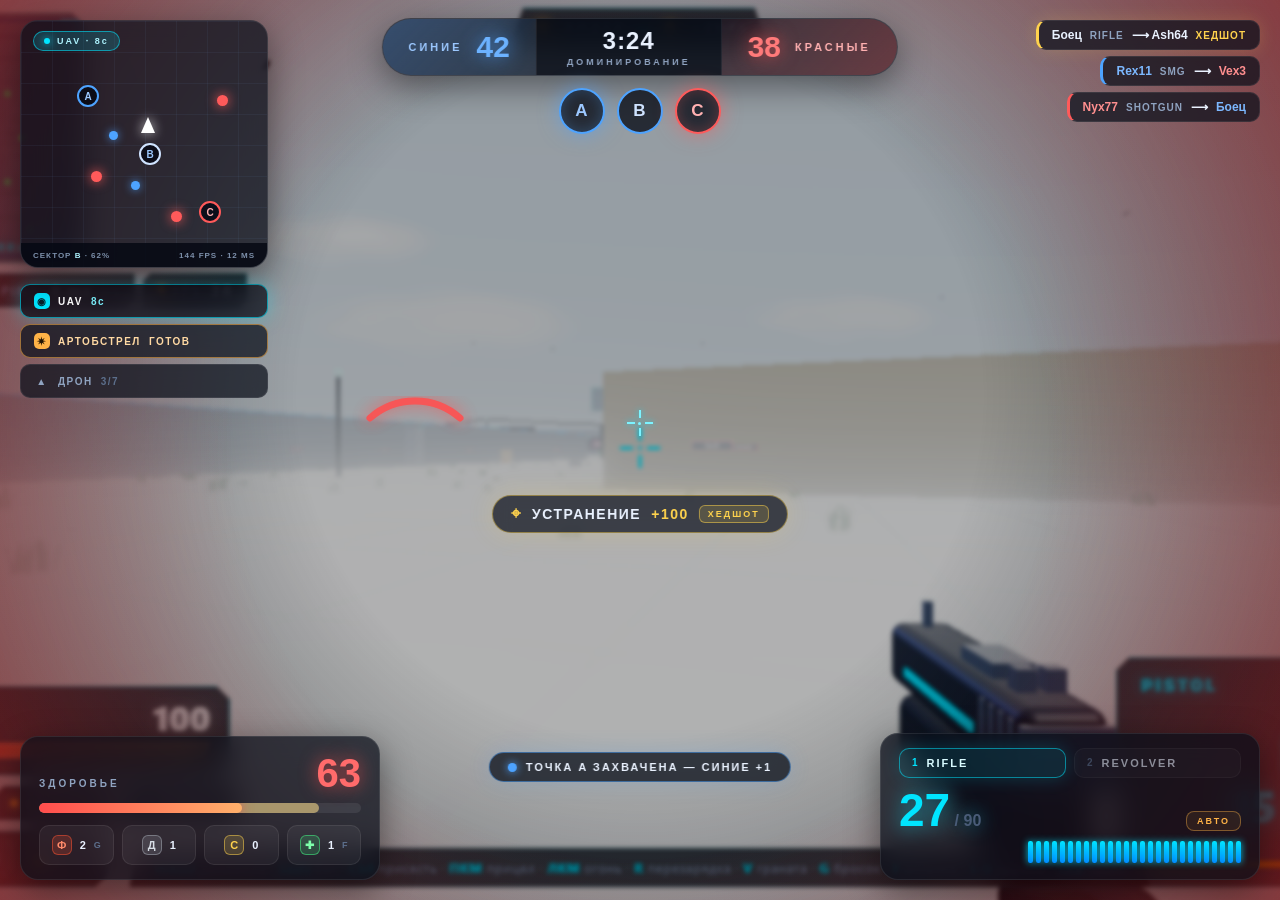
<file: concept/v2-hud.html>
<!DOCTYPE html>
<html lang="ru">
<head>
<meta charset="UTF-8">
<title>NEON STICKMAN SHOT v2.0 — HUD Concept</title>
<style>
    * { margin: 0; padding: 0; box-sizing: border-box; }
    html, body { width: 1600px; height: 900px; overflow: hidden;
        font-family: 'Segoe UI', Roboto, Arial, sans-serif; color: #eaf2ff; }

    .bg { position: fixed; inset: 0;
        background: url('../screenshots/hud.png') center / cover;
        filter: blur(2px) brightness(.72) saturate(1.15); transform: scale(1.03); }
    .tint { position: fixed; inset: 0;
        background: radial-gradient(circle at 50% 44%, transparent 42%, rgba(2,6,14,.6) 100%); }

    .glass { background: rgba(10,15,26,.72);
        backdrop-filter: blur(14px); -webkit-backdrop-filter: blur(14px);
        border: 1px solid rgba(255,255,255,.09);
        box-shadow: 0 10px 34px rgba(0,0,0,.45); }

    /* ===== верх-центр: матч-бар ===== */
    .matchbar { position: fixed; top: 18px; left: 50%; transform: translateX(-50%);
        display: flex; align-items: stretch; height: 58px;
        border-radius: 999px; overflow: hidden; }
    .team { display: flex; align-items: center; gap: 14px; padding: 0 26px; }
    .team.blue { background: linear-gradient(135deg, rgba(77,163,255,.28), rgba(77,163,255,.06)); }
    .team.red  { background: linear-gradient(135deg, rgba(255,90,90,.06), rgba(255,90,90,.28)); }
    .tname { font-size: 11px; letter-spacing: 3px; font-weight: 800; }
    .team.blue .tname { color: #9cc8ff; }
    .team.red .tname  { color: #ffb1b1; }
    .score { font-size: 30px; font-weight: 900; font-variant-numeric: tabular-nums; }
    .team.blue .score { color: #6cb2ff; text-shadow: 0 0 18px rgba(77,163,255,.8); }
    .team.red .score  { color: #ff7a7a; text-shadow: 0 0 18px rgba(255,90,90,.8); }
    .mid { display: flex; flex-direction: column; align-items: center; justify-content: center;
        padding: 0 30px; background: rgba(6,10,20,.6); border-left: 1px solid rgba(255,255,255,.07);
        border-right: 1px solid rgba(255,255,255,.07); }
    .timer { font-size: 24px; font-weight: 900; letter-spacing: 1px; font-variant-numeric: tabular-nums; }
    .mode { font-size: 9px; letter-spacing: 3px; color: #8fa3c0; font-weight: 800; margin-top: 2px; }

    /* ===== точки A/B/C ===== */
    .objectives { position: fixed; top: 88px; left: 50%; transform: translateX(-50%);
        display: flex; gap: 12px; }
    .obj { width: 46px; height: 46px; border-radius: 50%;
        display: flex; align-items: center; justify-content: center;
        font-size: 17px; font-weight: 900; position: relative;
        background: rgba(8,12,22,.78); border: 2px solid rgba(255,255,255,.15);
        backdrop-filter: blur(10px); }
    .obj.blue { border-color: #4da3ff; color: #9cc8ff;
        box-shadow: 0 0 20px rgba(77,163,255,.55), inset 0 0 14px rgba(77,163,255,.25); }
    .obj.red { border-color: #ff5a5a; color: #ffb1b1;
        box-shadow: 0 0 20px rgba(255,90,90,.55), inset 0 0 14px rgba(255,90,90,.25); }
    .obj.contested { border-color: #4da3ff; color: #cfe3ff;
        animation: pulseObj 0.9s ease-in-out infinite; }
    @keyframes pulseObj {
        0%, 100% { border-color: #4da3ff; box-shadow: 0 0 18px rgba(77,163,255,.55); }
        50%      { border-color: #ff5a5a; box-shadow: 0 0 18px rgba(255,90,90,.55); }
    }

    /* ===== киллстрики (под миникартой) ===== */
    .streaks { position: fixed; top: 284px; left: 20px; width: 248px;
        display: flex; flex-direction: column; gap: 6px; }
    .ks { display: flex; align-items: center; gap: 8px; height: 34px; padding: 0 13px;
        border-radius: 10px; font-size: 10px; font-weight: 900; letter-spacing: 1.5px;
        background: rgba(10,15,26,.72); border: 1px solid rgba(255,255,255,.08);
        backdrop-filter: blur(12px); color: #8fa3c0; }
    .ks .ico { width: 16px; height: 16px; border-radius: 5px; display: flex;
        align-items: center; justify-content: center; font-size: 10px; }
    .ks.active { border-color: rgba(0,229,255,.6); color: #fff;
        box-shadow: 0 0 20px rgba(0,229,255,.35); }
    .ks.active .ico { background: #00e5ff; color: #06202a; }
    .ks.active .cd { color: #7df3ff; font-variant-numeric: tabular-nums; }
    .ks.ready { border-color: rgba(255,179,71,.55); color: #ffd9a3; }
    .ks.ready .ico { background: #ffb347; color: #241503; }
    .ks .prog { color: #5c6f8c; font-variant-numeric: tabular-nums; }

    /* ===== миникарта ===== */
    .minimap { position: fixed; top: 20px; left: 20px; width: 248px; height: 248px;
        border-radius: 18px; overflow: hidden; }
    .mm-grid { position: absolute; inset: 0; opacity: .5;
        background-image: linear-gradient(rgba(120,160,220,.14) 1px, transparent 1px),
                          linear-gradient(90deg, rgba(120,160,220,.14) 1px, transparent 1px);
        background-size: 31px 31px; }
    .mm-tag { position: absolute; top: 10px; left: 12px; display: flex; align-items: center; gap: 7px;
        padding: 4px 10px; border-radius: 999px; font-size: 9px; font-weight: 900; letter-spacing: 2px;
        background: rgba(0,229,255,.16); border: 1px solid rgba(0,229,255,.55); color: #aef4ff; }
    .mm-tag .dot { width: 6px; height: 6px; border-radius: 50%; background: #00e5ff;
        box-shadow: 0 0 8px #00e5ff; animation: blink 1s infinite; }
    @keyframes blink { 50% { opacity: .35; } }
    .mm-obj { position: absolute; width: 22px; height: 22px; border-radius: 50%;
        display: flex; align-items: center; justify-content: center;
        font-size: 10px; font-weight: 900; background: rgba(6,10,20,.85); }
    .mm-obj.blue { border: 2px solid #4da3ff; color: #9cc8ff; }
    .mm-obj.red  { border: 2px solid #ff5a5a; color: #ffb1b1; }
    .mm-enemy { position: absolute; width: 11px; height: 11px; border-radius: 50%;
        background: #ff5a5a; box-shadow: 0 0 12px #ff5a5a; animation: blink 1.2s infinite; }
    .mm-ally { position: absolute; width: 9px; height: 9px; border-radius: 50%;
        background: #4da3ff; box-shadow: 0 0 8px rgba(77,163,255,.8); }
    .mm-me { position: absolute; width: 0; height: 0;
        border-left: 7px solid transparent; border-right: 7px solid transparent;
        border-bottom: 16px solid #ffffff; filter: drop-shadow(0 0 6px rgba(255,255,255,.8)); }
    .mm-foot { position: absolute; left: 0; right: 0; bottom: 0; height: 24px;
        display: flex; align-items: center; justify-content: space-between; padding: 0 12px;
        background: rgba(5,9,18,.85); font-size: 8px; font-weight: 800; letter-spacing: 1px;
        color: #7d90ab; white-space: nowrap; }
    .mm-foot b { color: #aef4ff; }

    /* ===== киллфид ===== */
    .killfeed { position: fixed; top: 20px; right: 20px; display: flex;
        flex-direction: column; gap: 6px; align-items: flex-end; }
    .kf { display: flex; align-items: center; gap: 8px; padding: 7px 13px;
        border-radius: 10px; font-size: 12px; font-weight: 600;
        background: rgba(10,15,26,.72); backdrop-filter: blur(12px);
        border: 1px solid rgba(255,255,255,.08); border-left: 3px solid #4da3ff; }
    .kf.red { border-left-color: #ff5a5a; }
    .kf.gold { border-left-color: #ffd34d; box-shadow: 0 0 18px rgba(255,211,77,.18); }
    .kf .w { color: #8fa3c0; font-size: 10px; letter-spacing: 1px; }
    .kf .hs { color: #ffd34d; font-size: 10px; font-weight: 900; letter-spacing: 1px; }
    .b-blue { color: #7cb8ff; } .b-red { color: #ff8f8f; }

    /* ===== низ-лево: здоровье и снаряжение ===== */
    .vitals { position: fixed; left: 20px; bottom: 20px; width: 360px;
        border-radius: 18px; padding: 16px 18px 14px; }
    .hp-row { display: flex; align-items: baseline; justify-content: space-between; }
    .hp-label { font-size: 10px; letter-spacing: 3px; font-weight: 900; color: #8fa3c0; }
    .hp-num { font-size: 40px; font-weight: 900; line-height: 1; color: #fff;
        text-shadow: 0 0 18px rgba(255,255,255,.3); }
    .hp-num.low { color: #ff6b6b; text-shadow: 0 0 18px rgba(255,80,80,.7); }
    .hp-bar { margin-top: 10px; height: 10px; border-radius: 6px; overflow: hidden;
        background: rgba(255,255,255,.08); position: relative; }
    .hp-lag { position: absolute; inset: 0; width: 87%; border-radius: 6px;
        background: rgba(255,224,138,.55); }
    .hp-fill { position: absolute; inset: 0; width: 63%; border-radius: 6px;
        background: linear-gradient(90deg, #ff4d4d, #ffb06b);
        box-shadow: 0 0 12px rgba(255,77,77,.8); }
    .gear-row { display: flex; gap: 8px; margin-top: 12px; }
    .gear { flex: 1; display: flex; align-items: center; justify-content: center; gap: 8px;
        height: 40px; border-radius: 10px; font-size: 11px; font-weight: 900;
        background: rgba(255,255,255,.05); border: 1px solid rgba(255,255,255,.08); }
    .gear .ico { width: 20px; height: 20px; border-radius: 6px; display: flex;
        align-items: center; justify-content: center; font-size: 11px; }
    .gear.frag .ico  { background: rgba(255,85,51,.2); color: #ff8a6a; border: 1px solid rgba(255,85,51,.5); }
    .gear.smoke .ico { background: rgba(191,200,210,.16); color: #d8dee6; border: 1px solid rgba(191,200,210,.4); }
    .gear.flash .ico { background: rgba(255,211,77,.16); color: #ffd34d; border: 1px solid rgba(255,211,77,.5); }
    .gear.med .ico   { background: rgba(68,255,136,.16); color: #7dffab; border: 1px solid rgba(68,255,136,.5); }
    .gear .key { color: #5c6f8c; font-size: 9px; }

    /* ===== низ-право: оружие ===== */
    .weapon { position: fixed; right: 20px; bottom: 20px; width: 380px;
        border-radius: 18px; padding: 14px 18px 16px; }
    .slots { display: flex; gap: 8px; margin-bottom: 12px; }
    .slot { flex: 1; display: flex; align-items: center; gap: 9px; padding: 8px 12px;
        border-radius: 10px; background: rgba(255,255,255,.04);
        border: 1px solid rgba(255,255,255,.07); opacity: .55; }
    .slot.on { opacity: 1; background: rgba(0,229,255,.1);
        border-color: rgba(0,229,255,.5); box-shadow: 0 0 18px rgba(0,229,255,.18); }
    .slot .num { font-size: 10px; font-weight: 900; color: #5c6f8c; }
    .slot.on .num { color: #00e5ff; }
    .slot .nm { font-size: 11px; font-weight: 900; letter-spacing: 2px; }
    .slot.on .nm { color: #d9fbff; }
    .ammo-row { display: flex; align-items: flex-end; justify-content: space-between; }
    .ammo { font-size: 46px; font-weight: 900; line-height: .9;
        color: #00e5ff; text-shadow: 0 0 20px rgba(0,229,255,.6);
        font-variant-numeric: tabular-nums; }
    .ammo small { font-size: 16px; color: #4a5c78; }
    .mode-tag { padding: 4px 10px; border-radius: 8px; font-size: 9px; font-weight: 900;
        letter-spacing: 2px; color: #ffb347; border: 1px solid rgba(255,179,71,.4);
        background: rgba(255,179,71,.08); }
    .pips { display: flex; gap: 3px; justify-content: flex-end; margin-top: 10px; }
    .pip { width: 5px; height: 22px; border-radius: 2px; background: rgba(255,255,255,.1); }
    .pip.on { background: linear-gradient(180deg, #00e5ff, #0088ff);
        box-shadow: 0 0 7px rgba(0,229,255,.9); }

    /* ===== центр: прицел и подтверждение ===== */
    .crosshair { position: fixed; left: 50%; top: 47%; transform: translate(-50%,-50%);
        width: 26px; height: 26px; }
    .crosshair i { position: absolute; background: #7df3ff; box-shadow: 0 0 6px rgba(0,229,255,.9); }
    .crosshair .v1 { left: 50%; top: 0; width: 2px; height: 8px; margin-left: -1px; }
    .crosshair .v2 { left: 50%; bottom: 0; width: 2px; height: 8px; margin-left: -1px; }
    .crosshair .h1 { top: 50%; left: 0; height: 2px; width: 8px; margin-top: -1px; }
    .crosshair .h2 { top: 50%; right: 0; height: 2px; width: 8px; margin-top: -1px; }
    .crosshair .dot { left: 50%; top: 50%; width: 3px; height: 3px; margin: -1.5px 0 0 -1.5px;
        border-radius: 50%; }

    .confirm { position: fixed; left: 50%; top: 55%; transform: translateX(-50%);
        display: flex; align-items: center; gap: 10px; padding: 8px 18px;
        border-radius: 999px; background: rgba(10,15,26,.7);
        border: 1px solid rgba(255,211,77,.45); box-shadow: 0 0 26px rgba(255,211,77,.2);
        backdrop-filter: blur(10px); font-size: 14px; font-weight: 900; letter-spacing: 1.5px; }
    .confirm .sk { color: #ffd34d; font-size: 17px; }
    .confirm .pts { color: #ffd34d; }
    .confirm .hs-tag { padding: 3px 8px; border-radius: 6px; font-size: 9px; letter-spacing: 2px;
        background: rgba(255,211,77,.15); border: 1px solid rgba(255,211,77,.5); color: #ffd34d; }

    /* ===== индикатор урона ===== */
    .dmg-arc { position: fixed; left: 340px; top: 44%; width: 150px; height: 150px; opacity: .95; }

    /* ===== событие точки ===== */
    .event { position: fixed; left: 50%; bottom: 118px; transform: translateX(-50%);
        display: flex; align-items: center; gap: 9px; padding: 8px 18px; border-radius: 999px;
        background: rgba(10,15,26,.75); backdrop-filter: blur(12px);
        border: 1px solid rgba(77,163,255,.5); box-shadow: 0 0 22px rgba(77,163,255,.2);
        font-size: 11px; font-weight: 900; letter-spacing: 2px; }
    .event .bdot { width: 9px; height: 9px; border-radius: 50%; background: #4da3ff;
        box-shadow: 0 0 9px #4da3ff; }

    .lowhp { position: fixed; inset: 0; pointer-events: none;
        background: radial-gradient(circle at center, transparent 52%, rgba(255,30,30,.34) 100%); }
</style>
</head>
<body>
<div class="bg"></div>
<div class="tint"></div>
<div class="lowhp"></div>

<!-- матч-бар -->
<div class="matchbar glass">
    <div class="team blue"><span class="tname">СИНИЕ</span><span class="score">42</span></div>
    <div class="mid"><div class="timer">3:24</div><div class="mode">ДОМИНИРОВАНИЕ</div></div>
    <div class="team red"><span class="score">38</span><span class="tname">КРАСНЫЕ</span></div>
</div>

<!-- точки -->
<div class="objectives">
    <div class="obj blue">A</div>
    <div class="obj contested">B</div>
    <div class="obj red">C</div>
</div>

<!-- киллстрики -->
<div class="streaks">
    <div class="ks active"><span class="ico">◉</span>UAV <span class="cd">8с</span></div>
    <div class="ks ready"><span class="ico">✷</span>АРТОБСТРЕЛ <span class="cd">ГОТОВ</span></div>
    <div class="ks"><span class="ico">▲</span>ДРОН <span class="prog">3/7</span></div>
</div>

<!-- миникарта -->
<div class="minimap glass">
    <div class="mm-grid"></div>
    <div class="mm-tag"><span class="dot"></span>UAV · 8с</div>
    <div class="mm-obj blue" style="left:56px; top:64px;">A</div>
    <div class="mm-obj red" style="left:178px; top:180px;">C</div>
    <div class="mm-obj blue" style="left:118px; top:122px; border-color:#cfe3ff;">B</div>
    <div class="mm-enemy" style="left:70px; top:150px;"></div>
    <div class="mm-enemy" style="left:196px; top:74px;"></div>
    <div class="mm-enemy" style="left:150px; top:190px;"></div>
    <div class="mm-ally" style="left:110px; top:160px;"></div>
    <div class="mm-ally" style="left:88px; top:110px;"></div>
    <div class="mm-me" style="left:120px; top:96px;"></div>
    <div class="mm-foot"><span>СЕКТОР <b>B</b> · 62%</span><span>144 FPS · 12 MS</span></div>
</div>

<!-- киллфид -->
<div class="killfeed">
    <div class="kf gold">Боец <span class="w">RIFLE</span> ⟶ Ash64 <span class="hs">ХЕДШОТ</span></div>
    <div class="kf"><span class="b-blue">Rex11</span> <span class="w">SMG</span> ⟶ <span class="b-red">Vex3</span></div>
    <div class="kf red"><span class="b-red">Nyx77</span> <span class="w">SHOTGUN</span> ⟶ <span class="b-blue">Боец</span></div>
</div>

<!-- здоровье и снаряжение -->
<div class="vitals glass">
    <div class="hp-row">
        <span class="hp-label">ЗДОРОВЬЕ</span>
        <span class="hp-num low">63</span>
    </div>
    <div class="hp-bar">
        <div class="hp-lag"></div>
        <div class="hp-fill"></div>
    </div>
    <div class="gear-row">
        <div class="gear frag"><span class="ico">Ф</span>2 <span class="key">G</span></div>
        <div class="gear smoke"><span class="ico">Д</span>1</div>
        <div class="gear flash"><span class="ico">С</span>0</div>
        <div class="gear med"><span class="ico">✚</span>1 <span class="key">F</span></div>
    </div>
</div>

<!-- оружие -->
<div class="weapon glass">
    <div class="slots">
        <div class="slot on"><span class="num">1</span><span class="nm">RIFLE</span></div>
        <div class="slot"><span class="num">2</span><span class="nm">REVOLVER</span></div>
    </div>
    <div class="ammo-row">
        <div class="ammo">27<small> / 90</small></div>
        <div class="mode-tag">АВТО</div>
    </div>
    <div class="pips">
        <i class="pip on"></i><i class="pip on"></i><i class="pip on"></i><i class="pip on"></i>
        <i class="pip on"></i><i class="pip on"></i><i class="pip on"></i><i class="pip on"></i>
        <i class="pip on"></i><i class="pip on"></i><i class="pip on"></i><i class="pip on"></i>
        <i class="pip on"></i><i class="pip on"></i><i class="pip on"></i><i class="pip on"></i>
        <i class="pip on"></i><i class="pip on"></i><i class="pip on"></i><i class="pip on"></i>
        <i class="pip on"></i><i class="pip on"></i><i class="pip on"></i><i class="pip on"></i>
        <i class="pip on"></i><i class="pip on"></i><i class="pip on"></i>
    </div>
</div>

<!-- прицел и подтверждение -->
<div class="crosshair">
    <i class="v1"></i><i class="v2"></i><i class="h1"></i><i class="h2"></i><i class="dot"></i>
</div>
<div class="confirm"><span class="sk">⌖</span>УСТРАНЕНИЕ <span class="pts">+100</span><span class="hs-tag">ХЕДШОТ</span></div>

<!-- индикатор урона -->
<svg class="dmg-arc" viewBox="0 0 150 150">
    <path d="M 30 22 A 68 68 0 0 1 120 22" fill="none"
          stroke="rgba(255,80,80,.95)" stroke-width="7" stroke-linecap="round"
          style="filter: drop-shadow(0 0 8px rgba(255,80,80,.9));"/>
</svg>

<!-- событие -->
<div class="event"><span class="bdot"></span>ТОЧКА A ЗАХВАЧЕНА — СИНИЕ +1</div>
</body>
</html>
</file>
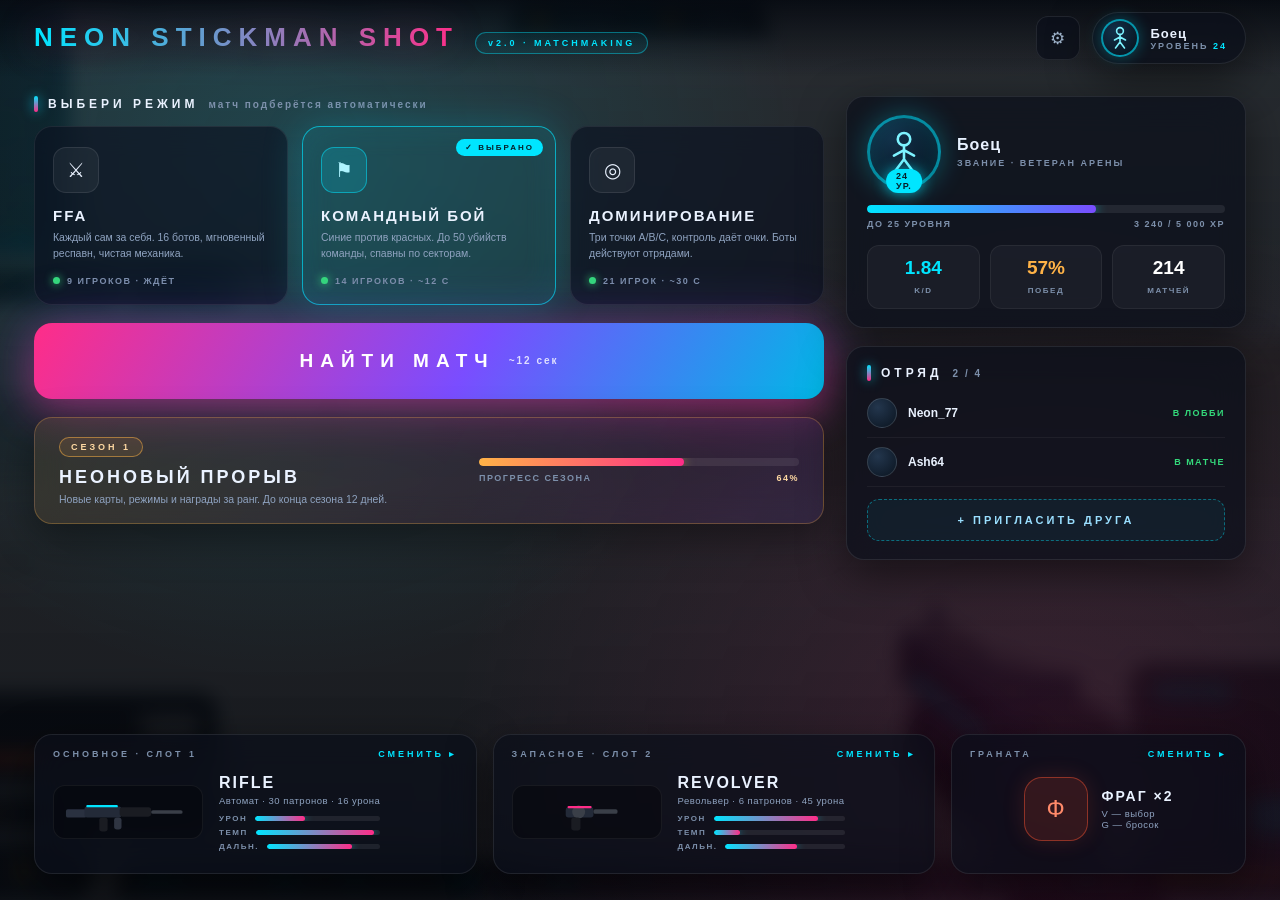
<file: concept/v2-menu.html>
<!DOCTYPE html>
<html lang="ru">
<head>
<meta charset="UTF-8">
<title>NEON STICKMAN SHOT v2.0 — Menu Concept</title>
<style>
    * { margin: 0; padding: 0; box-sizing: border-box; }
    html, body { width: 1600px; height: 900px; overflow: hidden;
        font-family: 'Segoe UI', Roboto, Arial, sans-serif; color: #eaf2ff; }

    .bg { position: fixed; inset: 0;
        background: url('../screenshots/hud.png') center / cover;
        filter: blur(9px) brightness(.42) saturate(1.25); transform: scale(1.06); }
    .tint { position: fixed; inset: 0;
        background:
            radial-gradient(circle at 22% 18%, rgba(0,229,255,.14), transparent 42%),
            radial-gradient(circle at 82% 88%, rgba(255,45,136,.13), transparent 46%),
            linear-gradient(180deg, rgba(3,6,12,.55), rgba(3,6,12,.82)); }

    .glass { background: rgba(10,15,26,.7);
        backdrop-filter: blur(16px); -webkit-backdrop-filter: blur(16px);
        border: 1px solid rgba(255,255,255,.09);
        box-shadow: 0 14px 44px rgba(0,0,0,.5); }

    /* ===== шапка ===== */
    .topbar { position: fixed; top: 0; left: 0; right: 0; height: 76px;
        display: flex; align-items: center; justify-content: space-between;
        padding: 0 34px; background: linear-gradient(180deg, rgba(4,8,15,.85), transparent); }
    .logo-wrap { display: flex; align-items: baseline; gap: 16px; }
    .logo { font-size: 26px; font-weight: 900; letter-spacing: 7px;
        background: linear-gradient(90deg, #00e5ff, #ff2d88, #a56bff, #00e5ff);
        background-size: 300% 100%; animation: flow 6s linear infinite;
        -webkit-background-clip: text; background-clip: text; color: transparent;
        filter: drop-shadow(0 0 20px rgba(255,45,136,.4)); }
    @keyframes flow { to { background-position: 300% 0; } }
    .ver { font-size: 9px; font-weight: 900; letter-spacing: 3px; color: #00e5ff;
        padding: 5px 12px; border-radius: 999px; border: 1px solid rgba(0,229,255,.4);
        background: rgba(0,229,255,.07); }
    .top-right { display: flex; align-items: center; gap: 12px; }
    .icon-btn { width: 44px; height: 44px; border-radius: 12px; display: flex;
        align-items: center; justify-content: center; font-size: 17px; color: #9fb4cc;
        background: rgba(10,15,26,.7); border: 1px solid rgba(255,255,255,.09);
        backdrop-filter: blur(12px); }
    .profile-chip { display: flex; align-items: center; gap: 12px; height: 52px;
        padding: 0 18px 0 8px; border-radius: 999px; }
    .avatar { width: 38px; height: 38px; border-radius: 50%;
        background: radial-gradient(circle at 35% 30%, #123049, #061019);
        border: 2px solid rgba(0,229,255,.6); display: flex; align-items: center;
        justify-content: center; box-shadow: 0 0 16px rgba(0,229,255,.3); }
    .avatar svg { width: 24px; height: 24px; }
    .p-name { font-size: 13px; font-weight: 900; letter-spacing: 1px; }
    .p-lvl { font-size: 9px; letter-spacing: 2px; color: #7d90ab; font-weight: 800; }
    .p-lvl b { color: #00e5ff; }

    /* ===== основная сетка ===== */
    .layout { position: fixed; top: 96px; left: 34px; right: 34px; bottom: 190px;
        display: grid; grid-template-columns: minmax(0, 1fr) 400px; gap: 22px; }

    .label { display: flex; align-items: center; gap: 10px; margin-bottom: 14px;
        font-size: 12px; font-weight: 900; letter-spacing: 4px; }
    .label::before { content: ''; width: 4px; height: 16px; border-radius: 2px;
        background: linear-gradient(180deg, #00e5ff, #ff2d88);
        box-shadow: 0 0 12px rgba(0,229,255,.8); }
    .label span { color: #7d90ab; font-size: 10px; letter-spacing: 2px; font-weight: 700; }

    /* режимы */
    .modes { display: grid; grid-template-columns: repeat(3, 1fr); gap: 14px; }
    .mode-card { position: relative; padding: 20px 18px 18px; border-radius: 18px;
        background: rgba(12,18,32,.66); border: 1px solid rgba(255,255,255,.08);
        backdrop-filter: blur(14px); overflow: hidden; }
    .mode-card.sel { border-color: rgba(0,229,255,.65);
        background: rgba(0,229,255,.09);
        box-shadow: 0 0 40px rgba(0,229,255,.22), inset 0 0 40px rgba(0,229,255,.05); }
    .mode-card.sel::after { content: '✓ ВЫБРАНО'; position: absolute; top: 12px; right: 12px;
        font-size: 8px; font-weight: 900; letter-spacing: 2px; color: #06202a;
        background: #00e5ff; padding: 4px 9px; border-radius: 999px; }
    .m-ico { width: 46px; height: 46px; border-radius: 13px; display: flex;
        align-items: center; justify-content: center; font-size: 20px; margin-bottom: 14px;
        background: rgba(255,255,255,.05); border: 1px solid rgba(255,255,255,.09); }
    .mode-card.sel .m-ico { background: rgba(0,229,255,.16); border-color: rgba(0,229,255,.5);
        color: #aef4ff; }
    .m-name { font-size: 15px; font-weight: 900; letter-spacing: 2px; }
    .m-desc { margin-top: 6px; font-size: 10.5px; line-height: 1.5; color: #8fa3c0; }
    .m-meta { margin-top: 14px; display: flex; align-items: center; gap: 7px;
        font-size: 9px; font-weight: 900; letter-spacing: 1.5px; color: #7d90ab; }
    .m-meta .on { width: 7px; height: 7px; border-radius: 50%; background: #34d97b;
        box-shadow: 0 0 8px #34d97b; }

    /* кнопка поиска */
    .play-btn { margin-top: 18px; width: 100%; height: 76px; border: none; border-radius: 18px;
        cursor: pointer; position: relative; overflow: hidden;
        display: flex; align-items: center; justify-content: center; gap: 14px;
        font-size: 19px; font-weight: 900; letter-spacing: 7px; color: #fff;
        background: linear-gradient(120deg, #ff2d88, #7a4dff 55%, #00b8e6);
        box-shadow: 0 14px 40px rgba(255,45,136,.4), 0 0 60px rgba(122,77,255,.3); }
    .play-btn::after { content: ''; position: absolute; top: 0; bottom: 0; left: -60%;
        width: 45%; transform: skewX(-18deg);
        background: linear-gradient(100deg, transparent, rgba(255,255,255,.35), transparent);
        animation: shine 3s ease-in-out infinite; }
    @keyframes shine { 0%,55% { left: -60%; } 85%,100% { left: 130%; } }
    .play-btn .eta { font-size: 10px; letter-spacing: 2px; font-weight: 700; opacity: .8; }

    /* правая колонка */
    .side { display: flex; flex-direction: column; gap: 18px; }
    .card { border-radius: 18px; padding: 18px 20px; }

    .profile-top { display: flex; align-items: center; gap: 16px; }
    .big-avatar { width: 74px; height: 74px; border-radius: 50%; flex: 0 0 74px;
        background: radial-gradient(circle at 35% 30%, #123049, #061019);
        border: 3px solid rgba(0,229,255,.55);
        box-shadow: 0 0 28px rgba(0,229,255,.3), inset 0 0 22px rgba(0,229,255,.15);
        display: flex; align-items: center; justify-content: center; position: relative; }
    .big-avatar svg { width: 44px; height: 44px; }
    .lvl-badge { position: absolute; bottom: -7px; left: 50%; transform: translateX(-50%);
        padding: 2px 10px; border-radius: 999px; font-size: 9px; font-weight: 900;
        letter-spacing: 1px; color: #06202a; background: #00e5ff;
        box-shadow: 0 0 14px rgba(0,229,255,.7); }
    .xp-bar { margin-top: 16px; height: 8px; border-radius: 5px; overflow: hidden;
        background: rgba(255,255,255,.08); }
    .xp-fill { height: 100%; width: 64%; border-radius: 5px;
        background: linear-gradient(90deg, #00e5ff, #7a4dff);
        box-shadow: 0 0 12px rgba(0,229,255,.7); }
    .xp-note { margin-top: 6px; display: flex; justify-content: space-between;
        font-size: 9px; letter-spacing: 1.5px; color: #7d90ab; font-weight: 800; }
    .stats { display: grid; grid-template-columns: repeat(3, 1fr); gap: 10px; margin-top: 16px; }
    .stat { text-align: center; padding: 11px 6px; border-radius: 12px;
        background: rgba(255,255,255,.04); border: 1px solid rgba(255,255,255,.06); }
    .stat b { display: block; font-size: 19px; font-weight: 900; color: #fff; }
    .stat span { font-size: 8px; letter-spacing: 1.5px; color: #7d90ab; font-weight: 800; }
    .stat b.gold { color: #ffb347; } .stat b.cyan { color: #00e5ff; }

    .party-row { display: flex; align-items: center; gap: 11px; padding: 9px 0;
        border-bottom: 1px solid rgba(255,255,255,.05); }
    .party-row:last-of-type { border-bottom: none; }
    .p-ava { width: 30px; height: 30px; border-radius: 50%;
        background: radial-gradient(circle at 35% 30%, #23364d, #0a1420);
        border: 1px solid rgba(255,255,255,.15); }
    .party-row .nm { font-size: 12px; font-weight: 800; flex: 1; }
    .party-row .st { font-size: 9px; letter-spacing: 1.5px; font-weight: 900; color: #34d97b; }
    .invite { margin-top: 12px; width: 100%; height: 42px; border-radius: 12px;
        border: 1px dashed rgba(0,229,255,.4); background: rgba(0,229,255,.05);
        color: #9adfff; font-size: 11px; font-weight: 900; letter-spacing: 3px;
        display: flex; align-items: center; justify-content: center; }

    /* ===== лоадаут ===== */
    .loadout { position: fixed; left: 34px; right: 34px; bottom: 26px; height: 140px;
        display: grid; grid-template-columns: 1.2fr 1.2fr .8fr; gap: 16px; }
    .slot-card { border-radius: 18px; padding: 14px 18px; display: flex; flex-direction: column; }
    .slot-head { display: flex; justify-content: space-between; align-items: center;
        font-size: 9px; font-weight: 900; letter-spacing: 3px; color: #7d90ab; }
    .slot-head .chg { color: #00e5ff; }
    .slot-body { flex: 1; display: flex; align-items: center; gap: 16px; margin-top: 6px; }
    .gun-svg { width: 150px; height: 54px; flex: 0 0 150px;
        background: rgba(0,0,0,.3); border-radius: 12px; border: 1px solid rgba(255,255,255,.06);
        display: flex; align-items: center; justify-content: center; }
    .slot-name { font-size: 16px; font-weight: 900; letter-spacing: 2px; }
    .slot-sub { font-size: 9.5px; color: #8fa3c0; margin-top: 3px; letter-spacing: .5px; }
    .slot-bars { margin-top: 8px; display: flex; flex-direction: column; gap: 5px; }
    .sbar { display: flex; align-items: center; gap: 8px; font-size: 8px;
        letter-spacing: 1.5px; color: #7d90ab; font-weight: 800; }
    .sbar .tr { flex: 1; height: 5px; border-radius: 3px; background: rgba(255,255,255,.08); overflow: hidden; }
    .sbar .fl { height: 100%; border-radius: 3px;
        background: linear-gradient(90deg, #00e5ff, #ff2d88);
        box-shadow: 0 0 8px rgba(0,229,255,.6); }
    .gren-slot { display: flex; align-items: center; justify-content: center; gap: 14px; flex: 1; }
    .gren-big { width: 64px; height: 64px; border-radius: 18px; display: flex;
        align-items: center; justify-content: center; font-size: 24px;
        background: rgba(255,85,51,.14); border: 1px solid rgba(255,85,51,.45);
        color: #ff8a6a; box-shadow: 0 0 22px rgba(255,85,51,.15); }

    /* ===== баннер сезона ===== */
    .season { margin-top: 18px; border-radius: 18px; padding: 18px 24px;
        display: flex; align-items: center; justify-content: space-between; gap: 26px;
        background: linear-gradient(120deg, rgba(255,179,71,.1), rgba(255,45,136,.07) 55%, rgba(122,77,255,.1));
        border: 1px solid rgba(255,179,71,.28);
        backdrop-filter: blur(14px);
        box-shadow: 0 14px 40px rgba(0,0,0,.4); }
    .s-tag { display: inline-block; padding: 4px 11px; border-radius: 999px;
        font-size: 9px; font-weight: 900; letter-spacing: 3px; color: #ffd9a3;
        border: 1px solid rgba(255,179,71,.5); background: rgba(255,179,71,.1); }
    .s-name { margin-top: 10px; font-size: 18px; font-weight: 900; letter-spacing: 3px; }
    .s-desc { margin-top: 5px; font-size: 10.5px; color: #8fa3c0; }
    .s-right { width: 320px; flex: 0 0 320px; }
    .s-prog { height: 8px; border-radius: 5px; background: rgba(255,255,255,.08); overflow: hidden; }
    .s-prog i { display: block; height: 100%; border-radius: 5px;
        background: linear-gradient(90deg, #ffb347, #ff2d88);
        box-shadow: 0 0 12px rgba(255,179,71,.6); }
    .s-note { margin-top: 7px; display: flex; justify-content: space-between;
        font-size: 9px; letter-spacing: 1.5px; color: #7d90ab; font-weight: 800; }
    .s-note b { color: #ffd9a3; }
</style>
</head>
<body>
<div class="bg"></div>
<div class="tint"></div>

<!-- шапка -->
<div class="topbar">
    <div class="logo-wrap">
        <div class="logo">NEON&nbsp;STICKMAN&nbsp;SHOT</div>
        <span class="ver">v2.0 · MATCHMAKING</span>
    </div>
    <div class="top-right">
        <div class="icon-btn">⚙</div>
        <div class="profile-chip glass">
            <div class="avatar">
                <svg viewBox="0 0 24 24" fill="none">
                    <circle cx="12" cy="5" r="3.4" stroke="#7df3ff" stroke-width="1.6"/>
                    <path d="M12 8.5 V16 M12 11 L6.5 14 M12 11 L17.5 14 M12 16 L7.5 22 M12 16 L16.5 22"
                          stroke="#7df3ff" stroke-width="1.6" stroke-linecap="round"/>
                </svg>
            </div>
            <div>
                <div class="p-name">Боец</div>
                <div class="p-lvl">УРОВЕНЬ <b>24</b></div>
            </div>
        </div>
    </div>
</div>

<!-- центр -->
<div class="layout">
    <div>
        <div class="label">ВЫБЕРИ РЕЖИМ <span>матч подберётся автоматически</span></div>
        <div class="modes">
            <div class="mode-card">
                <div class="m-ico">⚔</div>
                <div class="m-name">FFA</div>
                <div class="m-desc">Каждый сам за себя. 16 ботов, мгновенный респавн, чистая механика.</div>
                <div class="m-meta"><span class="on"></span>9 ИГРОКОВ · ЖДЁТ</div>
            </div>
            <div class="mode-card sel">
                <div class="m-ico">⚑</div>
                <div class="m-name">КОМАНДНЫЙ БОЙ</div>
                <div class="m-desc">Синие против красных. До 50 убийств команды, спавны по секторам.</div>
                <div class="m-meta"><span class="on"></span>14 ИГРОКОВ · ~12 С</div>
            </div>
            <div class="mode-card">
                <div class="m-ico">◎</div>
                <div class="m-name">ДОМИНИРОВАНИЕ</div>
                <div class="m-desc">Три точки A/B/C, контроль даёт очки. Боты действуют отрядами.</div>
                <div class="m-meta"><span class="on"></span>21 ИГРОК · ~30 С</div>
            </div>
        </div>
        <button class="play-btn">НАЙТИ МАТЧ <span class="eta">~12 сек</span></button>

        <div class="season">
            <div>
                <span class="s-tag">СЕЗОН 1</span>
                <div class="s-name">НЕОНОВЫЙ ПРОРЫВ</div>
                <div class="s-desc">Новые карты, режимы и награды за ранг. До конца сезона 12 дней.</div>
            </div>
            <div class="s-right">
                <div class="s-prog"><i style="width:64%"></i></div>
                <div class="s-note"><span>ПРОГРЕСС СЕЗОНА</span><b>64%</b></div>
            </div>
        </div>
    </div>

    <div class="side">
        <div class="card glass">
            <div class="profile-top">
                <div class="big-avatar">
                    <svg viewBox="0 0 24 24" fill="none">
                        <circle cx="12" cy="5" r="3.4" stroke="#7df3ff" stroke-width="1.4"/>
                        <path d="M12 8.5 V16 M12 11 L6.5 14 M12 11 L17.5 14 M12 16 L7.5 22 M12 16 L16.5 22"
                              stroke="#7df3ff" stroke-width="1.4" stroke-linecap="round"/>
                    </svg>
                    <div class="lvl-badge">24 УР.</div>
                </div>
                <div>
                    <div class="p-name" style="font-size:16px;">Боец</div>
                    <div class="p-lvl" style="margin-top:4px;">ЗВАНИЕ · ВЕТЕРАН АРЕНЫ</div>
                </div>
            </div>
            <div class="xp-bar"><div class="xp-fill"></div></div>
            <div class="xp-note"><span>ДО 25 УРОВНЯ</span><span>3 240 / 5 000 XP</span></div>
            <div class="stats">
                <div class="stat"><b class="cyan">1.84</b><span>K/D</span></div>
                <div class="stat"><b class="gold">57%</b><span>ПОБЕД</span></div>
                <div class="stat"><b>214</b><span>МАТЧЕЙ</span></div>
            </div>
        </div>

        <div class="card glass">
            <div class="label" style="margin-bottom:8px;">ОТРЯД <span>2 / 4</span></div>
            <div class="party-row">
                <div class="p-ava"></div><div class="nm">Neon_77</div><div class="st">В ЛОББИ</div>
            </div>
            <div class="party-row">
                <div class="p-ava"></div><div class="nm">Ash64</div><div class="st">В МАТЧЕ</div>
            </div>
            <div class="invite">+ ПРИГЛАСИТЬ ДРУГА</div>
        </div>
    </div>
</div>

<!-- лоадаут -->
<div class="loadout">
    <div class="slot-card glass">
        <div class="slot-head"><span>ОСНОВНОЕ · СЛОТ 1</span><span class="chg">СМЕНИТЬ ▸</span></div>
        <div class="slot-body">
            <div class="gun-svg">
                <svg viewBox="0 0 150 54" width="140" height="50">
                    <rect x="8" y="24" width="22" height="9" rx="2" fill="#2a3140"/>
                    <rect x="28" y="21" width="40" height="12" rx="3" fill="#232a38"/>
                    <rect x="66" y="22" width="34" height="10" rx="3" fill="#1a1c22"/>
                    <rect x="100" y="25" width="34" height="4" rx="2" fill="#3a3f48"/>
                    <rect x="44" y="33" width="9" height="15" rx="3" fill="#1a1c22"/>
                    <rect x="60" y="33" width="8" height="13" rx="3" fill="#2f3542"/>
                    <rect x="30" y="19.5" width="34" height="2.5" rx="1" fill="#00e5ff"/>
                </svg>
            </div>
            <div>
                <div class="slot-name">RIFLE</div>
                <div class="slot-sub">Автомат · 30 патронов · 16 урона</div>
                <div class="slot-bars">
                    <div class="sbar">УРОН<div class="tr"><div class="fl" style="width:40%"></div></div></div>
                    <div class="sbar">ТЕМП<div class="tr"><div class="fl" style="width:95%"></div></div></div>
                    <div class="sbar">ДАЛЬН.<div class="tr"><div class="fl" style="width:75%"></div></div></div>
                </div>
            </div>
        </div>
    </div>

    <div class="slot-card glass">
        <div class="slot-head"><span>ЗАПАСНОЕ · СЛОТ 2</span><span class="chg">СМЕНИТЬ ▸</span></div>
        <div class="slot-body">
            <div class="gun-svg">
                <svg viewBox="0 0 150 54" width="140" height="50">
                    <rect x="52" y="22" width="30" height="11" rx="3" fill="#232a38"/>
                    <circle cx="66" cy="27" r="7" fill="#3a3f48"/>
                    <rect x="82" y="24" width="26" height="5" rx="2" fill="#3a3f48"/>
                    <rect x="58" y="33" width="10" height="14" rx="3" fill="#1a1c22"/>
                    <rect x="54" y="20.5" width="26" height="2.5" rx="1" fill="#ff2d88"/>
                </svg>
            </div>
            <div>
                <div class="slot-name">REVOLVER</div>
                <div class="slot-sub">Револьвер · 6 патронов · 45 урона</div>
                <div class="slot-bars">
                    <div class="sbar">УРОН<div class="tr"><div class="fl" style="width:80%"></div></div></div>
                    <div class="sbar">ТЕМП<div class="tr"><div class="fl" style="width:20%"></div></div></div>
                    <div class="sbar">ДАЛЬН.<div class="tr"><div class="fl" style="width:60%"></div></div></div>
                </div>
            </div>
        </div>
    </div>

    <div class="slot-card glass">
        <div class="slot-head"><span>ГРАНАТА</span><span class="chg">СМЕНИТЬ ▸</span></div>
        <div class="gren-slot">
            <div class="gren-big">Ф</div>
            <div>
                <div class="slot-name" style="font-size:14px;">ФРАГ ×2</div>
                <div class="slot-sub" style="margin-top:4px;">V — выбор<br>G — бросок</div>
            </div>
        </div>
    </div>
</div>
</body>
</html>
</file>
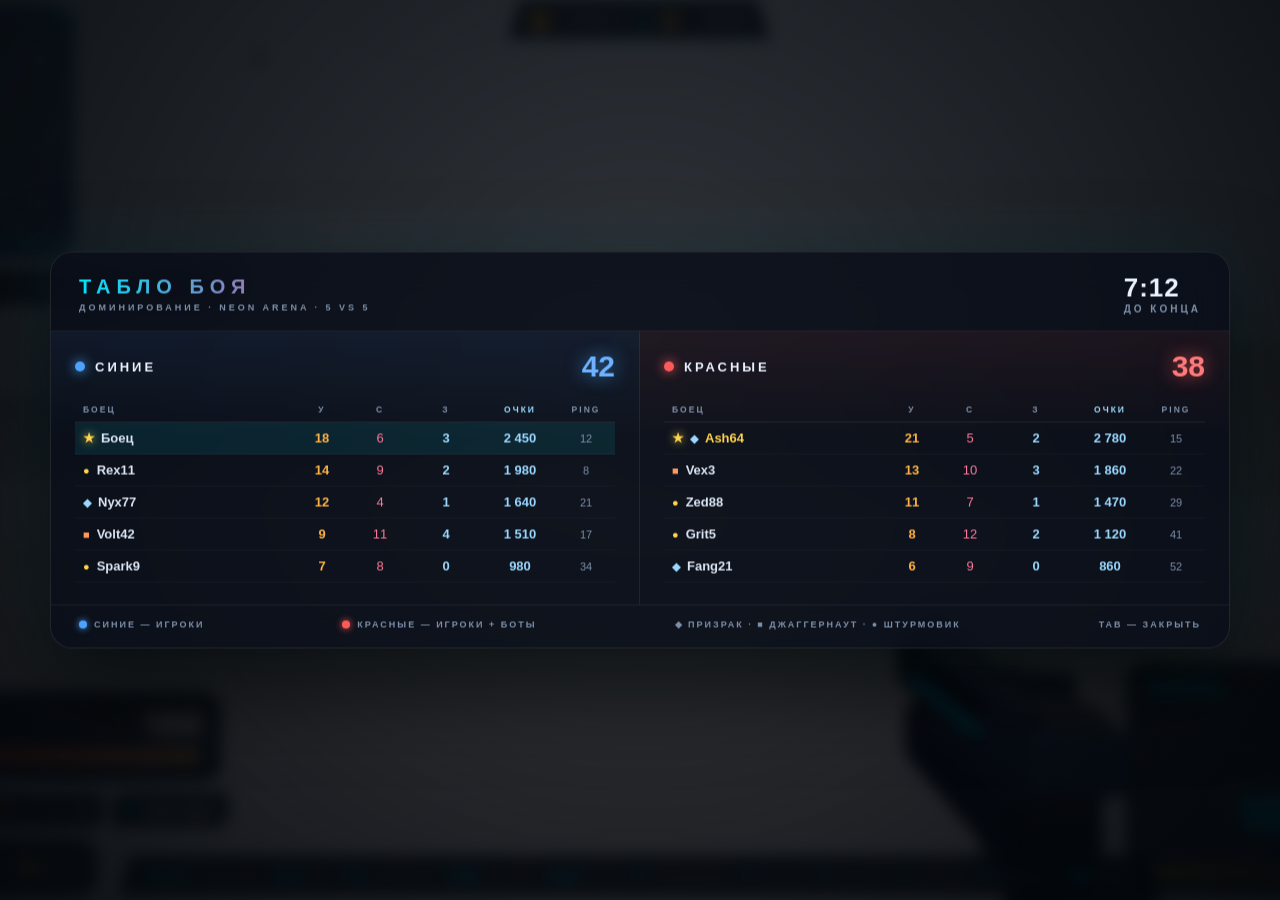
<file: concept/v2-scoreboard.html>
<!DOCTYPE html>
<html lang="ru">
<head>
<meta charset="UTF-8">
<title>NEON STICKMAN SHOT v2.0 — Scoreboard Concept</title>
<style>
    * { margin: 0; padding: 0; box-sizing: border-box; }
    html, body { width: 1600px; height: 900px; overflow: hidden;
        font-family: 'Segoe UI', Roboto, Arial, sans-serif; color: #eaf2ff; }

    .bg { position: fixed; inset: 0;
        background: url('../screenshots/hud.png') center / cover;
        filter: blur(7px) brightness(.35) saturate(1.1); transform: scale(1.05); }
    .tint { position: fixed; inset: 0;
        background: radial-gradient(circle at 50% 40%, rgba(6,12,24,.35), rgba(2,5,10,.85)); }

    .board { position: fixed; top: 50%; left: 50%; transform: translate(-50%,-50%);
        width: 1180px; border-radius: 22px; overflow: hidden;
        background: rgba(9,14,25,.82);
        backdrop-filter: blur(18px); -webkit-backdrop-filter: blur(18px);
        border: 1px solid rgba(255,255,255,.09);
        box-shadow: 0 34px 90px rgba(0,0,0,.7), 0 0 80px rgba(0,229,255,.08); }

    .head { display: flex; align-items: center; justify-content: space-between;
        padding: 20px 28px 16px; border-bottom: 1px solid rgba(255,255,255,.07); }
    .title { font-size: 20px; font-weight: 900; letter-spacing: 6px;
        background: linear-gradient(90deg, #00e5ff, #ff2d88);
        -webkit-background-clip: text; background-clip: text; color: transparent; }
    .subtitle { margin-top: 4px; font-size: 9px; letter-spacing: 3px; color: #7d90ab; font-weight: 800; }
    .timer { font-size: 26px; font-weight: 900; font-variant-numeric: tabular-nums; letter-spacing: 1px; }
    .timer span { font-size: 10px; letter-spacing: 3px; color: #7d90ab; display: block;
        text-align: center; font-weight: 800; }

    .teams { display: grid; grid-template-columns: 1fr 1fr; }
    .team-panel { padding: 18px 24px 22px; }
    .team-panel.blue { border-right: 1px solid rgba(255,255,255,.07);
        background: linear-gradient(180deg, rgba(77,163,255,.07), transparent 40%); }
    .team-panel.red { background: linear-gradient(180deg, rgba(255,90,90,.07), transparent 40%); }

    .t-head { display: flex; align-items: center; justify-content: space-between;
        margin-bottom: 14px; }
    .t-name { display: flex; align-items: center; gap: 10px;
        font-size: 13px; font-weight: 900; letter-spacing: 3px; }
    .t-name .dot { width: 10px; height: 10px; border-radius: 50%; }
    .blue .dot { background: #4da3ff; box-shadow: 0 0 12px #4da3ff; }
    .red .dot  { background: #ff5a5a; box-shadow: 0 0 12px #ff5a5a; }
    .t-score { font-size: 30px; font-weight: 900; font-variant-numeric: tabular-nums; }
    .blue .t-score { color: #6cb2ff; text-shadow: 0 0 18px rgba(77,163,255,.7); }
    .red .t-score  { color: #ff7a7a; text-shadow: 0 0 18px rgba(255,90,90,.7); }

    table { width: 100%; border-collapse: collapse; font-size: 13px; }
    th { font-size: 8.5px; letter-spacing: 2px; color: #7d90ab; text-align: left;
        padding: 7px 8px; border-bottom: 1px solid rgba(255,255,255,.08); }
    th.c, td.c { text-align: center; width: 58px; }
    th.s, td.s { text-align: center; width: 74px; }
    td { padding: 8px; color: #dbe6f5; font-variant-numeric: tabular-nums;
        border-bottom: 1px solid rgba(255,255,255,.035); }
    tr.me td { background: rgba(0,229,255,.09); }
    tr.mvp td:first-child { position: relative; }
    tr.mvp .nm { color: #ffd34d; }
    .star { color: #ffd34d; margin-right: 6px; text-shadow: 0 0 10px rgba(255,211,77,.8); }
    .nm { font-weight: 700; }
    .nm .glyph { margin-right: 7px; font-size: 11px; }
    .g-ghost { color: #9ad8ff; } .g-jugg { color: #ff9a5c; } .g-storm { color: #ffd34d; }
    .k { color: #ffb347; font-weight: 900; }
    .d { color: #ff7a9c; }
    .s { color: #9ad8ff; font-weight: 800; }
    .ping { color: #7d90ab; font-size: 11px; }

    .foot { display: flex; align-items: center; justify-content: space-between;
        padding: 14px 28px 18px; border-top: 1px solid rgba(255,255,255,.07);
        font-size: 9px; letter-spacing: 2px; color: #7d90ab; font-weight: 800; }
    .foot span { display: inline-flex; align-items: center; gap: 7px; }
    .lg { width: 8px; height: 8px; border-radius: 50%; display: inline-block; }
    .lg.b { background: #4da3ff; box-shadow: 0 0 7px #4da3ff; }
    .lg.r { background: #ff5a5a; box-shadow: 0 0 7px #ff5a5a; }
</style>
</head>
<body>
<div class="bg"></div>
<div class="tint"></div>

<div class="board">
    <div class="head">
        <div>
            <div class="title">ТАБЛО БОЯ</div>
            <div class="subtitle">ДОМИНИРОВАНИЕ · NEON ARENA · 5 VS 5</div>
        </div>
        <div class="timer">7:12<span>ДО КОНЦА</span></div>
    </div>

    <div class="teams">
        <!-- СИНИЕ -->
        <div class="team-panel blue">
            <div class="t-head">
                <div class="t-name"><span class="dot"></span>СИНИЕ</div>
                <div class="t-score">42</div>
            </div>
            <table>
                <thead><tr>
                    <th>БОЕЦ</th><th class="c">У</th><th class="c">С</th><th class="c">З</th>
                    <th class="s">ОЧКИ</th><th class="c">PING</th>
                </tr></thead>
                <tbody>
                    <tr class="me"><td class="nm"><span class="star">★</span>Боец <span class="ping"></span></td>
                        <td class="c k">18</td><td class="c d">6</td><td class="c s">3</td>
                        <td class="s">2 450</td><td class="c ping">12</td></tr>
                    <tr><td class="nm"><span class="glyph g-storm">●</span>Rex11</td>
                        <td class="c k">14</td><td class="c d">9</td><td class="c s">2</td>
                        <td class="s">1 980</td><td class="c ping">8</td></tr>
                    <tr><td class="nm"><span class="glyph g-ghost">◆</span>Nyx77</td>
                        <td class="c k">12</td><td class="c d">4</td><td class="c s">1</td>
                        <td class="s">1 640</td><td class="c ping">21</td></tr>
                    <tr><td class="nm"><span class="glyph g-jugg">■</span>Volt42</td>
                        <td class="c k">9</td><td class="c d">11</td><td class="c s">4</td>
                        <td class="s">1 510</td><td class="c ping">17</td></tr>
                    <tr><td class="nm"><span class="glyph g-storm">●</span>Spark9</td>
                        <td class="c k">7</td><td class="c d">8</td><td class="c s">0</td>
                        <td class="s">980</td><td class="c ping">34</td></tr>
                </tbody>
            </table>
        </div>

        <!-- КРАСНЫЕ -->
        <div class="team-panel red">
            <div class="t-head">
                <div class="t-name"><span class="dot"></span>КРАСНЫЕ</div>
                <div class="t-score">38</div>
            </div>
            <table>
                <thead><tr>
                    <th>БОЕЦ</th><th class="c">У</th><th class="c">С</th><th class="c">З</th>
                    <th class="s">ОЧКИ</th><th class="c">PING</th>
                </tr></thead>
                <tbody>
                    <tr class="mvp"><td class="nm"><span class="star">★</span><span class="glyph g-ghost">◆</span>Ash64</td>
                        <td class="c k">21</td><td class="c d">5</td><td class="c s">2</td>
                        <td class="s">2 780</td><td class="c ping">15</td></tr>
                    <tr><td class="nm"><span class="glyph g-jugg">■</span>Vex3</td>
                        <td class="c k">13</td><td class="c d">10</td><td class="c s">3</td>
                        <td class="s">1 860</td><td class="c ping">22</td></tr>
                    <tr><td class="nm"><span class="glyph g-storm">●</span>Zed88</td>
                        <td class="c k">11</td><td class="c d">7</td><td class="c s">1</td>
                        <td class="s">1 470</td><td class="c ping">29</td></tr>
                    <tr><td class="nm"><span class="glyph g-storm">●</span>Grit5</td>
                        <td class="c k">8</td><td class="c d">12</td><td class="c s">2</td>
                        <td class="s">1 120</td><td class="c ping">41</td></tr>
                    <tr><td class="nm"><span class="glyph g-ghost">◆</span>Fang21</td>
                        <td class="c k">6</td><td class="c d">9</td><td class="c s">0</td>
                        <td class="s">860</td><td class="c ping">52</td></tr>
                </tbody>
            </table>
        </div>
    </div>

    <div class="foot">
        <span><i class="lg b"></i>СИНИЕ — ИГРОКИ</span>
        <span><i class="lg r"></i>КРАСНЫЕ — ИГРОКИ + БОТЫ</span>
        <span>◆ ПРИЗРАК · ■ ДЖАГГЕРНАУТ · ● ШТУРМОВИК</span>
        <span>TAB — ЗАКРЫТЬ</span>
    </div>
</div>
</body>
</html>
</file>
